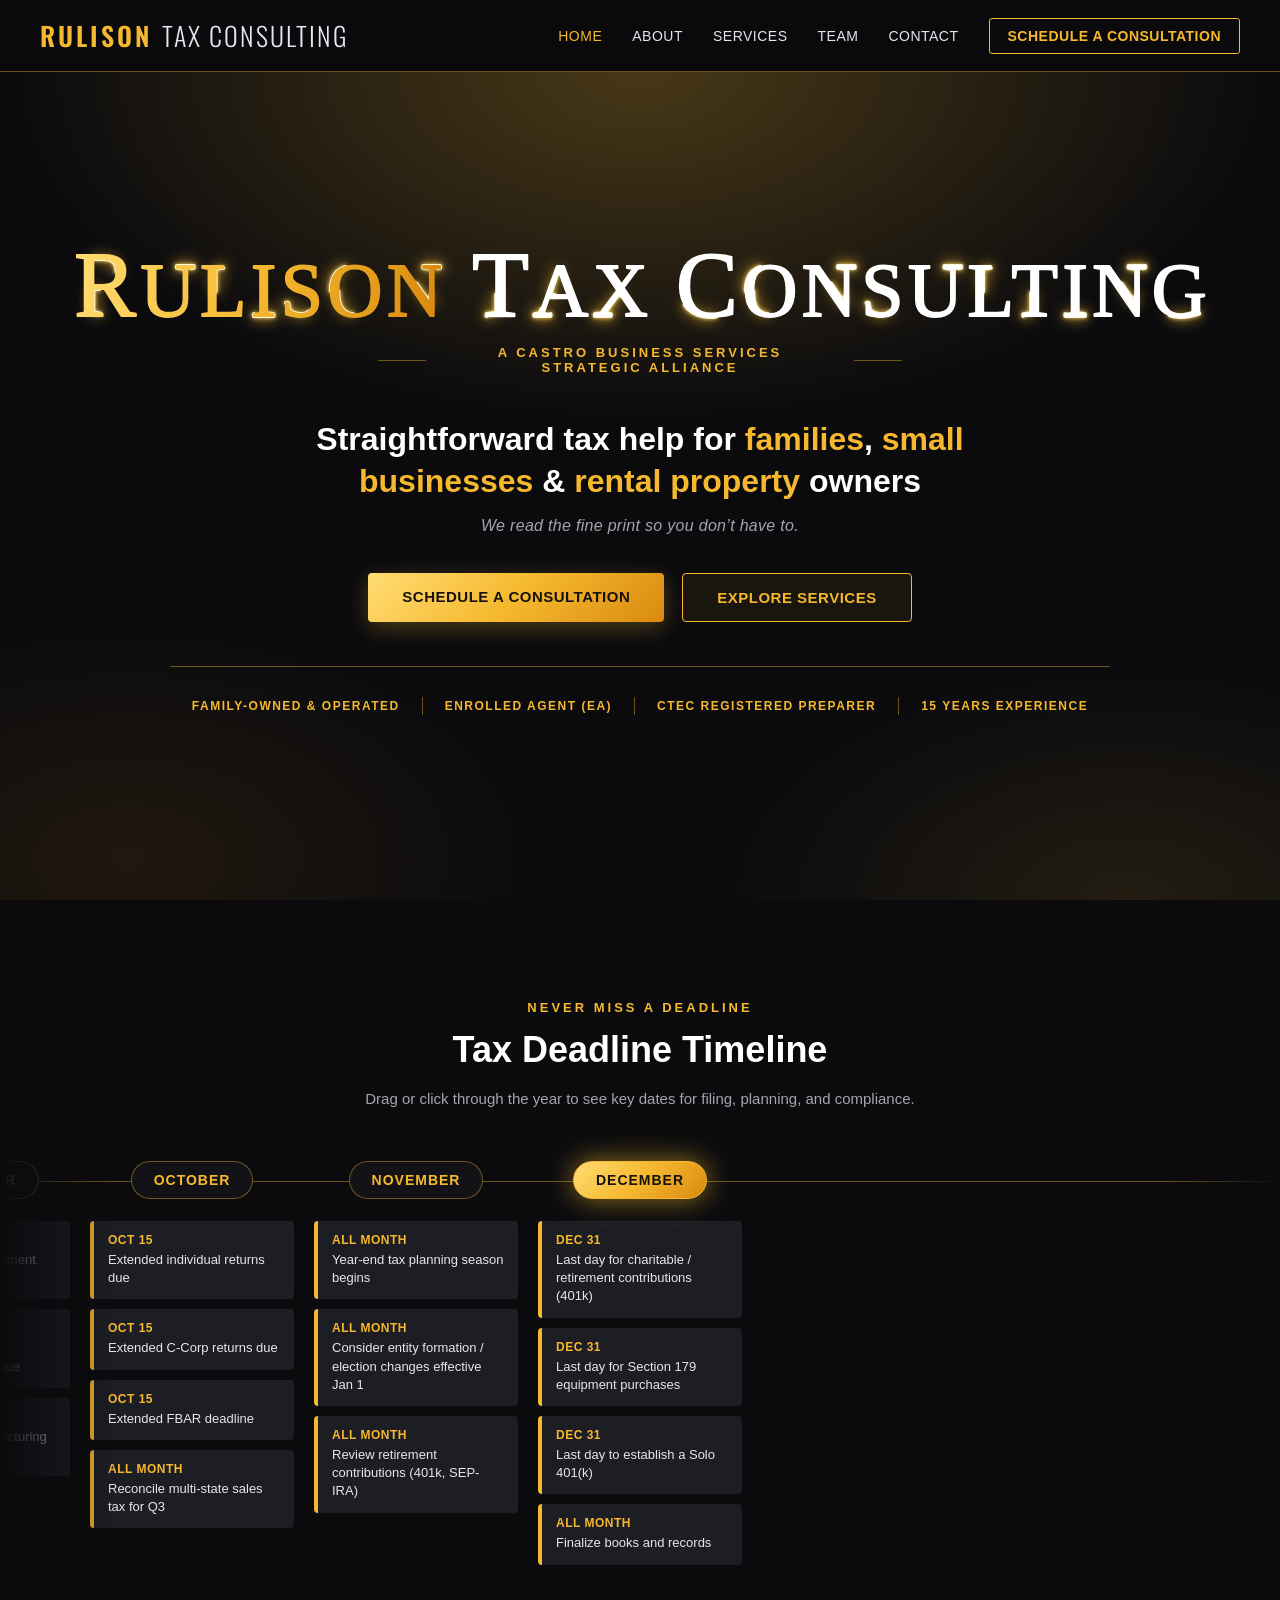
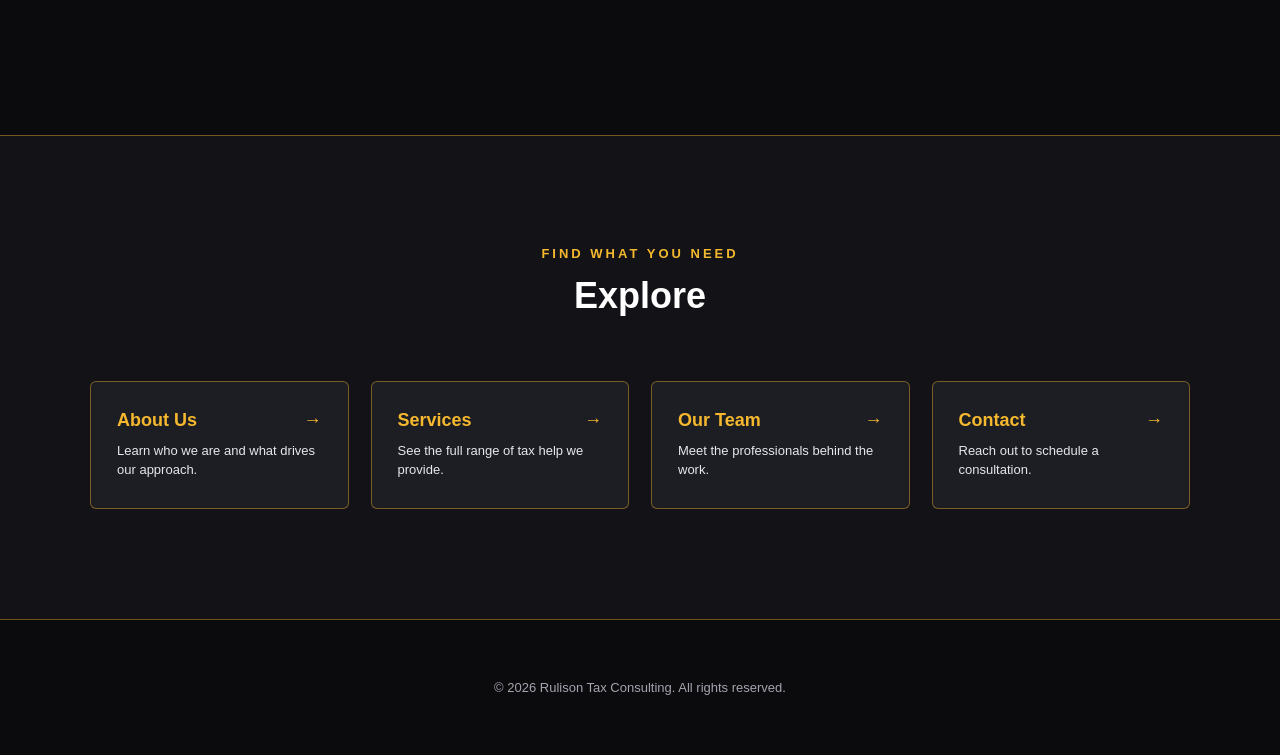
<file: index.html>
<!DOCTYPE html>
<html lang="en">
<head>
<meta charset="UTF-8">
<title>Rulison Tax Consulting</title>
<meta name="viewport" content="width=device-width, initial-scale=1">
<link rel="stylesheet" href="assets/styles.css">
</head>
<body>
<div id="app">Loading&hellip;</div>
<script src="assets/common.js"></script>
<script>
Promise.all([
fetchJSON('content/hero.json'),
fetchJSON('content/timeline.json')
]).then(function(results){
render(results[0], results[1]);
}).catch(function(err){
document.getElementById('app').textContent = 'Failed to load content: ' + err.message;
});

function render(h, t){
var badges = (h.badges||[]).map(function(b){return '<div class="cred-badge">'+esc(b)+'</div>';}).join('');
var hero = '<section class="hero" id="home">'
+'<div class="hero-brand" id="heroBrand">Rulison <span>Tax Consulting</span></div>'
+'<div class="hero-alliance">A Castro Business Services Strategic Alliance</div>'
+'<h1 class="hero-title">Straightforward tax help for <em>families</em>, <em>small businesses</em> &amp; <em>rental property</em> owners</h1>'
  +'<p class="hero-joke">We read the fine print so you don&rsquo;t have to.</p>'
+'<div class="cta-row"><a href="contact.html" class="btn-primary">Schedule a Consultation</a><a href="services.html" class="btn-secondary">Explore Services</a></div>'
+'<div class="badge-row">'+badges+'</div>'
+'</section>';

var timelineHero = '<div class="home-head"><div class="section-eyebrow">Never Miss a Deadline</div><h2 class="section-title">Tax Deadline Timeline</h2><p class="section-sub">Drag or click through the year to see key dates for filing, planning, and compliance.</p></div>';
var timelineBody = '<section class="timeline-section" id="timeline"><div class="timeline-outer" id="tOuter"><div class="timeline-track" id="tTrack"></div></div></section>';

var quick = '<section class="section-wrap quick-section" id="quicklinks">'
+'<div class="section-head"><div class="section-eyebrow">Find What You Need</div><h2 class="section-title">Explore</h2></div>'
+'<div class="quick-links-grid">'
+linkCard('about.html','About Us','Learn who we are and what drives our approach.')
+linkCard('services.html','Services','See the full range of tax help we provide.')
+linkCard('team.html','Our Team','Meet the professionals behind the work.')
+linkCard('contact.html','Contact','Reach out to schedule a consultation.')
+'</div></section>';

document.getElementById('app').innerHTML = headerHtml('home') + hero + timelineHero + timelineBody + quick + footerHtml();
initHeaderInteractions();
initBrandTrace();
buildTimeline(t);
}

function initBrandTrace(){
var el = document.getElementById('heroBrand');
if(!el || !window.SVGElement || !document.createElement('canvas').getContext) return;
var NS = 'http://www.w3.org/2000/svg', FAMILY = "'Times New Roman', Tinos, Times, serif";
var LS = 6, PAD = 12, S = 100, BIG = 122, WEIGHT = 400;
var mq = window.matchMedia('(max-width:860px)');
var WORD1 = [['R', BIG], ['ULISON', S]];
var WORD2 = [['T', BIG], ['AX ', S], ['C', BIG], ['ONSULTING', S]];
function build(){
var c = document.createElement('canvas').getContext('2d');
function measure(parts){
var w = 0, asc = 0, desc = 0, chars = 0;
parts.forEach(function(p){
c.font = WEIGHT + ' ' + p[1] + 'px ' + FAMILY;
var m = c.measureText(p[0]);
w += m.width; chars += p[0].length;
asc = Math.max(asc, m.actualBoundingBoxAscent || p[1]*0.66);
desc = Math.max(desc, m.actualBoundingBoxDescent || 2);
});
return { w: w + LS*(chars - 1), asc: asc, desc: desc };
}
var m1 = measure(WORD1), m2 = measure(WORD2);
var asc = Math.max(m1.asc, m2.asc), desc = Math.max(m1.desc, m2.desc);
var two = mq.matches, gap = 40, lineGap = 22, W, H, x1, y1, x2, y2;
if(!two){ W = m1.w + gap + m2.w; H = asc + desc; x1 = 0; x2 = m1.w + gap; y1 = y2 = asc; }
else { W = Math.max(m1.w, m2.w); H = 2*(asc + desc) + lineGap; x1 = (W - m1.w)/2; x2 = (W - m2.w)/2; y1 = asc; y2 = 2*asc + desc + lineGap; }
var svg = document.createElementNS(NS, 'svg');
svg.setAttribute('class', 'brand-svg');
svg.setAttribute('role', 'img');
svg.setAttribute('aria-label', 'Rulison Tax Consulting');
svg.setAttribute('viewBox', (-PAD) + ' ' + (-PAD) + ' ' + (W + 2*PAD) + ' ' + (H + 2*PAD));
svg.style.width = ((W + 2*PAD)/100) + 'em';
svg.innerHTML = '<defs><linearGradient id="brandGrad" gradientUnits="userSpaceOnUse" x1="' + x1 + '" y1="' + (y1 - asc) + '" x2="' + (x1 + m1.w) + '" y2="' + y1 + '"><stop offset="0" stop-color="#ffdc73"/><stop offset="0.5" stop-color="#f5b82e"/><stop offset="1" stop-color="#d98a10"/></linearGradient></defs>';
function word(cls, parts, x, y, paint){
var n = document.createElementNS(NS, 'text');
n.setAttribute('class', cls); n.setAttribute('x', x); n.setAttribute('y', y);
if(paint){ n.setAttribute('fill', paint); n.setAttribute('stroke', paint); }
parts.forEach(function(p){
var t = document.createElementNS(NS, 'tspan');
t.setAttribute('font-size', p[1]);
t.textContent = p[0];
n.appendChild(t);
});
svg.appendChild(n);
}
word('brand-word brand-trace', WORD1, x1, y1);
word('brand-word brand-trace', WORD2, x2, y2);
word('brand-word brand-fill', WORD1, x1, y1, 'url(#brandGrad)');
word('brand-word brand-fill', WORD2, x2, y2, '#ffffff');
el.textContent = '';
el.classList.add('has-svg');
el.appendChild(svg);
}
var ready = (document.fonts && document.fonts.load) ? Promise.all([document.fonts.load(WEIGHT + ' 100px Tinos'), document.fonts.ready]).catch(function(){}) : Promise.resolve();
ready.then(function(){
try { build(); } catch(e){}
var onChange = function(){ try { build(); } catch(e){} };
if(mq.addEventListener) mq.addEventListener('change', onChange); else if(mq.addListener) mq.addListener(onChange);
});
}

function linkCard(href, title, desc){
return '<a class="quick-link-card" href="'+href+'"><h3>'+title+'</h3><p>'+desc+'</p></a>';
}

function buildTimeline(t){
var track = document.getElementById('tTrack');
if(!track || !t || !t.months) return;
var monthIndex = new Date().getMonth();
var monthsHtml = '';
t.months.forEach(function(m, idx){
var isCurrent = idx === monthIndex;
var events = (m.events||[]).map(function(ev){
return '<div class="event-card"><div class="event-date">'+esc(ev.date)+'</div><div class="event-desc">'+esc(ev.desc)+'</div></div>';
}).join('');
monthsHtml += '<div class="month-col" data-index="'+idx+'"><div class="month-badge'+(isCurrent?' current':'')+'">'+esc(m.month)+'</div>'+events+'</div>';
});
track.innerHTML = monthsHtml;
var outer = document.getElementById('tOuter');
var cols = track.querySelectorAll('.month-col');
function scrollToIndex(i){
var col = cols[i];
if(col){ outer.scrollTo({left: col.offsetLeft - (outer.clientWidth/2) + (col.offsetWidth/2), behavior:'smooth'}); }
}
cols.forEach(function(col, i){
col.addEventListener('click', function(){ scrollToIndex(i); });
});
setTimeout(function(){ scrollToIndex(monthIndex); }, 50);
var isDown = false, startX, scrollLeft;
outer.addEventListener('mousedown', function(e){
isDown = true;
outer.classList.add('dragging');
startX = e.pageX - outer.offsetLeft;
scrollLeft = outer.scrollLeft;
});
outer.addEventListener('mouseleave', function(){ isDown = false; outer.classList.remove('dragging'); });
outer.addEventListener('mouseup', function(){ isDown = false; outer.classList.remove('dragging'); });
outer.addEventListener('mousemove', function(e){
if(!isDown) return;
e.preventDefault();
var x = e.pageX - outer.offsetLeft;
var walk = (x - startX) * 1.5;
outer.scrollLeft = scrollLeft - walk;
});
}
</script>
</body>
</html>
</file>
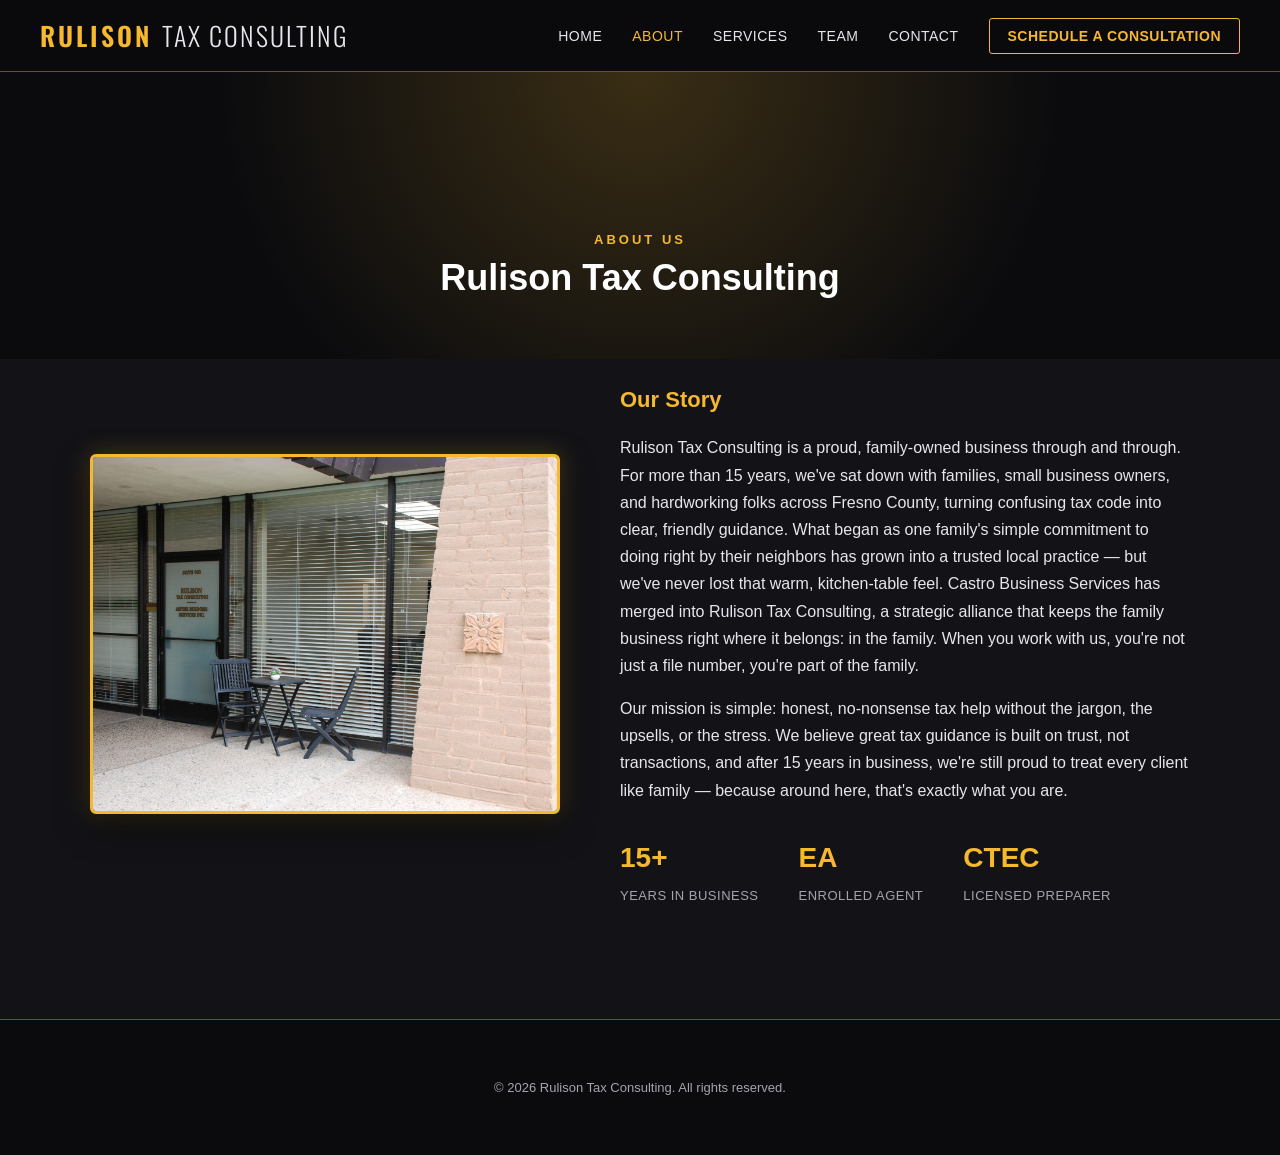
<file: about.html>
<!DOCTYPE html>
<html lang="en">
<head>
<meta charset="UTF-8">
<title>About Us - Rulison Tax Consulting</title>
<meta name="viewport" content="width=device-width, initial-scale=1">
<link rel="stylesheet" href="assets/styles.css">
</head>
<body>
<div id="app">Loading&hellip;</div>
<script src="assets/common.js"></script>
<script>
fetchJSON('content/about.json').then(function(a){
render(a);
}).catch(function(err){
document.getElementById('app').textContent = 'Failed to load content: ' + err.message;
});

function render(a){
var stats = (a.stats||[]).map(function(s){return '<div class="about-stat"><b>'+esc(s.value)+'</b><span>'+esc(s.label)+'</span></div>';}).join('');
var pageHero = '<div class="page-hero"><div class="section-eyebrow">About Us</div><h1 class="section-title">Rulison Tax Consulting</h1></div>';
var body = '<section class="about-section section-wrap" id="about" style="padding-top:0;">'
+'<div class="about-grid"><div class="about-photo" style="padding:0;overflow:hidden;"><img src="assets/images/office-exterior.jpg" alt="Rulison Tax Consulting office entrance" style="width:100%;height:100%;object-fit:cover;"></div>'
+'<div class="about-text"><h3>Our Story</h3><p>'+esc(a.story)+'</p><p>'+esc(a.mission)+'</p>'
+'<div class="about-stats">'+stats+'</div></div></div>'
+'</section>';
document.getElementById('app').innerHTML = headerHtml('about') + pageHero + body + footerHtml();
initHeaderInteractions();
}
</script>
</body>
</html>
</file>
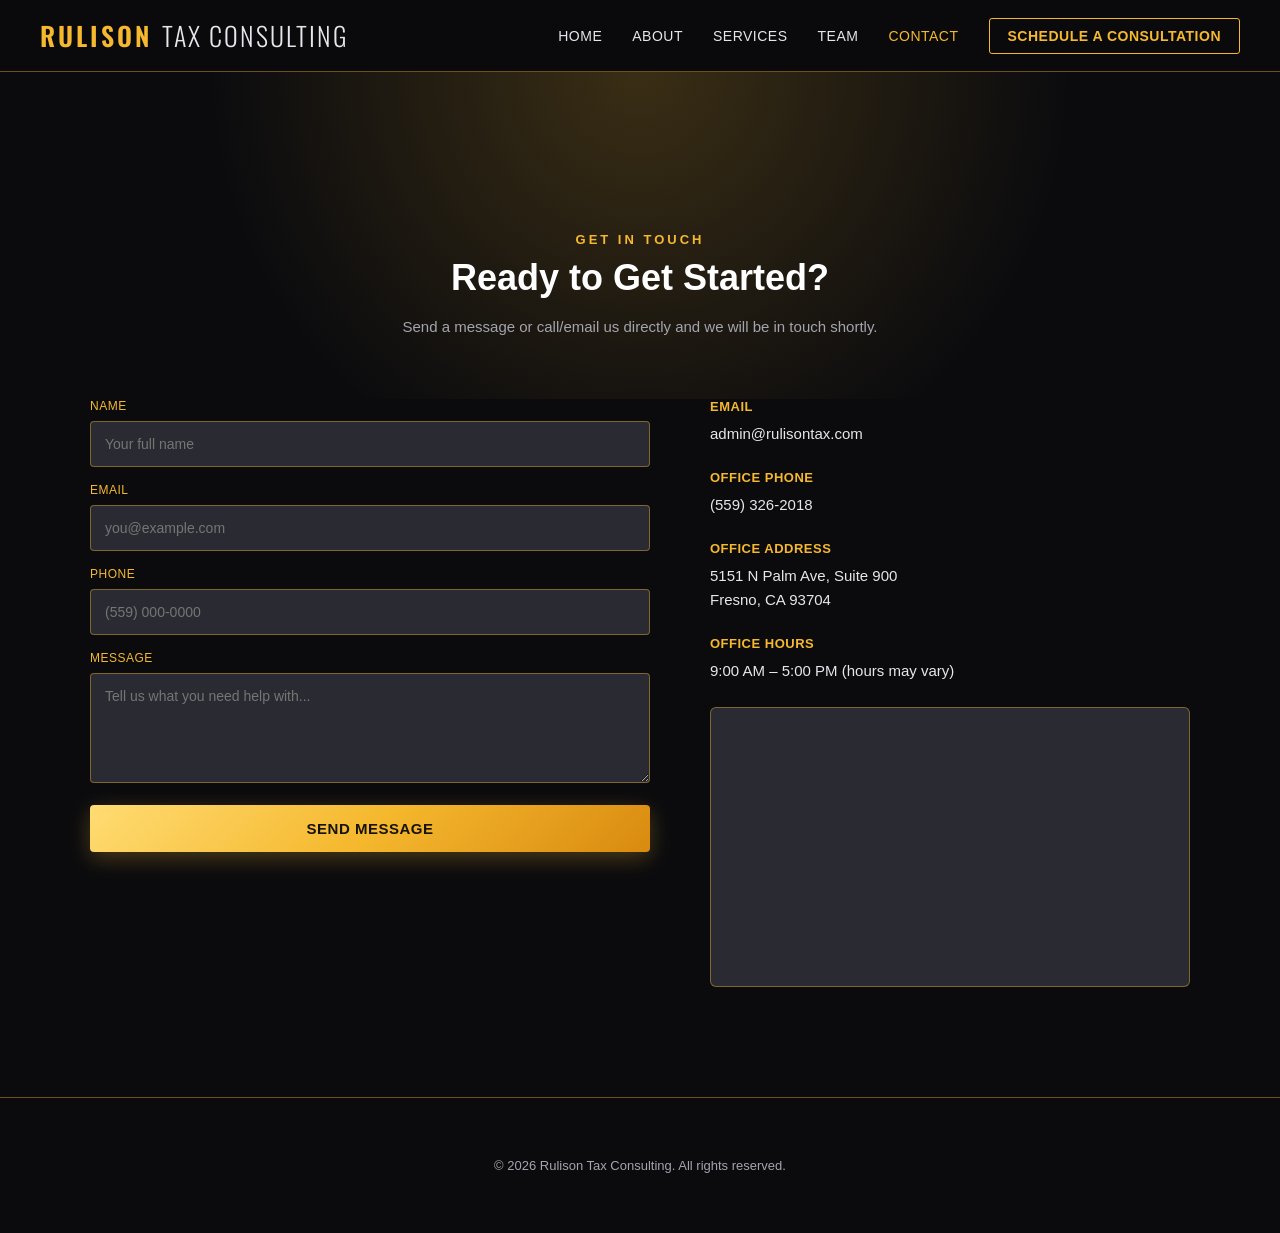
<file: contact.html>
<!DOCTYPE html>
<html lang="en">
<head>
<meta charset="UTF-8">
<title>Contact - Rulison Tax Consulting</title>
<meta name="viewport" content="width=device-width, initial-scale=1">
<link rel="stylesheet" href="assets/styles.css">
</head>
<body>
<div id="app">Loading&hellip;</div>
<script src="assets/common.js"></script>
<script>
fetchJSON('content/contact.json').then(function(c){
render(c);
}).catch(function(err){
document.getElementById('app').textContent = 'Failed to load content: ' + err.message;
});

function render(c){
var pageHero = '<div class="page-hero"><div class="section-eyebrow">Get In Touch</div><h1 class="section-title">Ready to Get Started?</h1><p class="section-sub">Send a message or call/email us directly and we will be in touch shortly.</p></div>';
var body = '<section class="contact-section section-wrap" id="contact" style="padding-top:0;">'
+'<div class="contact-grid">'
+'<form class="contact-form" id="mainContactForm" action="https://formspree.io/f/mljeopqw" method="POST">'
+'<label>Name</label><input type="text" name="name" placeholder="Your full name" required>'
+'<label>Email</label><input type="email" name="email" placeholder="you@example.com" required>'
+'<label>Phone</label><input type="tel" name="phone" placeholder="(559) 000-0000">'
+'<label>Message</label><textarea rows="5" name="message" placeholder="Tell us what you need help with..."></textarea>'
+'<input type="hidden" name="_subject" value="New website inquiry - Rulison Tax Consulting">'
+'<button type="submit" class="btn-primary">Send Message</button>'
+'<div class="form-note" id="formStatusNote"></div>'
+'</form>'
+'<div class="contact-info">'
+'<div class="info-block"><h4>Email</h4><p><a href="mailto:'+esc(c.email)+'">'+esc(c.email)+'</a></p></div>'
+'<div class="info-block"><h4>Office Phone</h4><p><a href="tel:'+esc(c.phoneRaw)+'">'+esc(c.phone)+'</a></p></div>'
+'<div class="info-block"><h4>Office Address</h4><p>'+esc(c.address).replace(/\n/g,'<br>')+'</p></div>'
+'<div class="info-block"><h4>Office Hours</h4><p>'+esc(c.hours)+'</p></div>'
+'<div class="map-box" style="height:280px;overflow:hidden;"><iframe title="Map to Rulison Tax Consulting" src="https://www.google.com/maps?q='+encodeURIComponent(String(c.address||'').replace(/\n/g,', '))+'&amp;output=embed" style="width:100%;height:100%;border:0;display:block;" loading="lazy" referrerpolicy="no-referrer-when-downgrade" allowfullscreen></iframe></div>'
+'</div></div></section>';
document.getElementById('app').innerHTML = headerHtml('contact') + pageHero + body + footerHtml();
initHeaderInteractions();
initForm();
}

function initForm(){
var f = document.getElementById('mainContactForm');
var note = document.getElementById('formStatusNote');
if(f){
f.addEventListener('submit', function(e){
e.preventDefault();
note.textContent = 'Sending...';
fetch(f.action, {method:'POST', body:new FormData(f), headers:{'Accept':'application/json'}})
.then(function(res){
if(res.ok){ note.textContent = 'Thanks! Your message has been sent.'; f.reset(); }
else { note.textContent = 'Something went wrong. Please try again or call us directly.'; }
})
.catch(function(){ note.textContent = 'Something went wrong. Please try again or call us directly.'; });
});
}
}
</script>
</body>
</html>
</file>
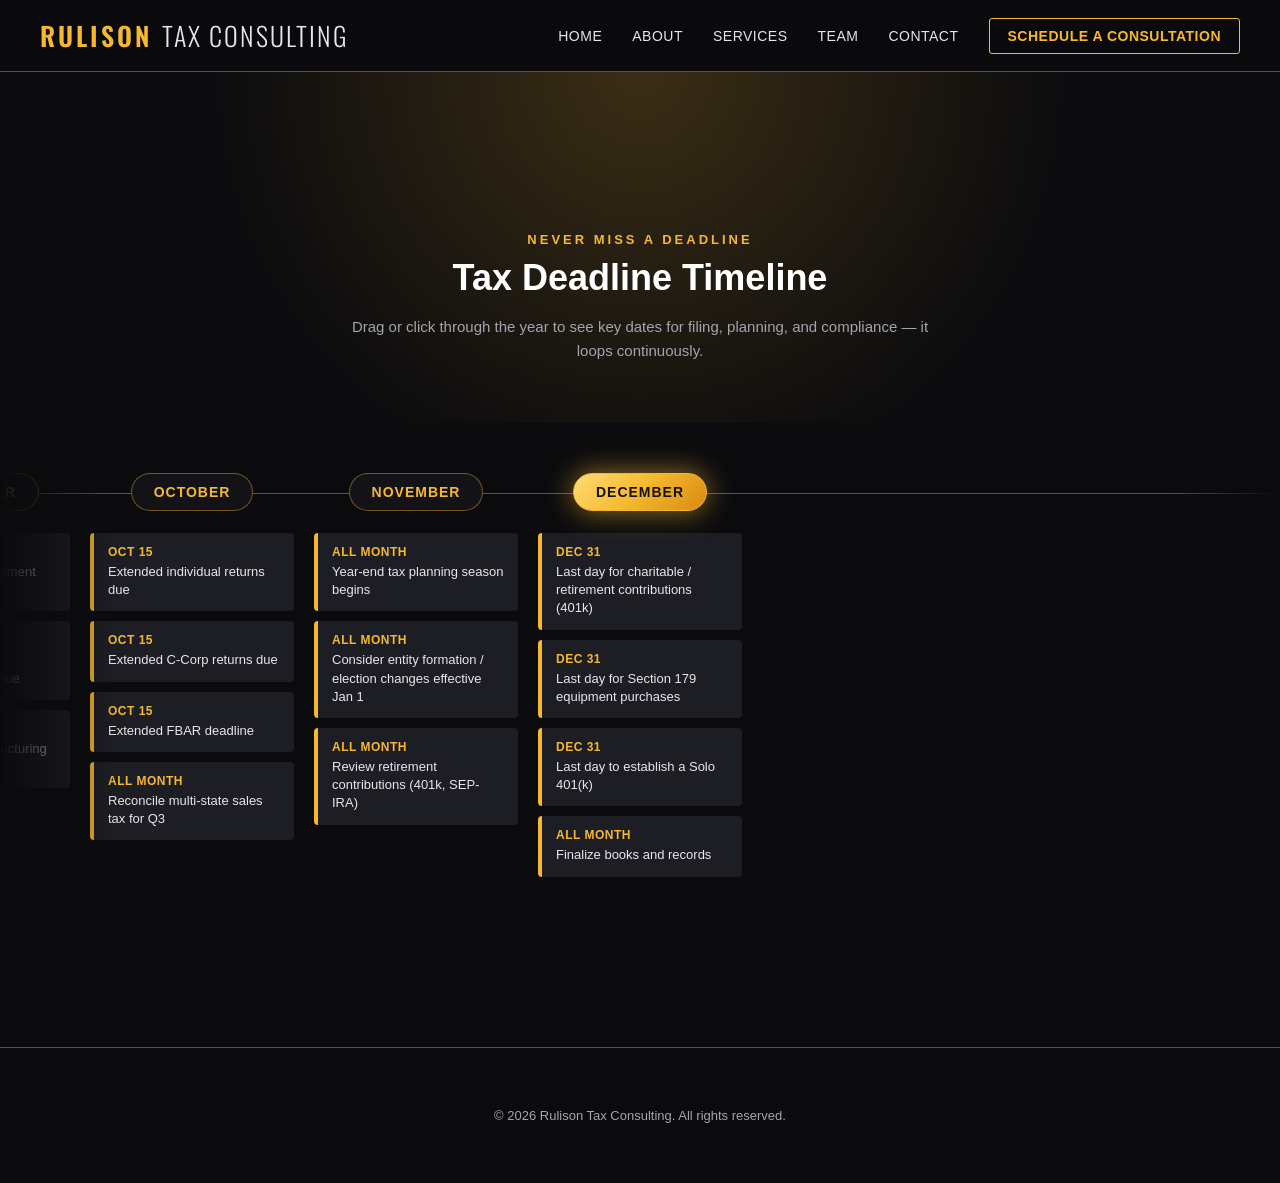
<file: deadlines.html>
<!DOCTYPE html>
<html lang="en">
<head>
<meta charset="UTF-8">
<title>Tax Deadlines - Rulison Tax Consulting</title>
<meta name="viewport" content="width=device-width, initial-scale=1">
<link rel="stylesheet" href="assets/styles.css">
</head>
<body>
<div id="app">Loading&hellip;</div>
<script src="assets/common.js"></script>
<script>
fetchJSON('content/timeline.json').then(function(t){
render(t);
}).catch(function(err){
document.getElementById('app').textContent = 'Failed to load content: ' + err.message;
});

function render(t){
var pageHero = '<div class="page-hero"><div class="section-eyebrow">Never Miss a Deadline</div><h1 class="section-title">Tax Deadline Timeline</h1><p class="section-sub">Drag or click through the year to see key dates for filing, planning, and compliance &mdash; it loops continuously.</p></div>';
var body = '<section class="timeline-section" id="timeline"><div class="timeline-outer" id="tOuter"><div class="timeline-track" id="tTrack"></div></div></section>';
document.getElementById('app').innerHTML = headerHtml('timeline') + pageHero + body + footerHtml();
initHeaderInteractions();
buildTimeline(t);
}

function buildTimeline(t){
var track = document.getElementById('tTrack');
if(!track || !t || !t.months) return;
var monthIndex = new Date().getMonth();
var monthsHtml = '';
t.months.forEach(function(m, idx){
var isCurrent = idx === monthIndex;
var events = (m.events||[]).map(function(ev){
return '<div class="event-card"><div class="event-date">'+esc(ev.date)+'</div><div class="event-desc">'+esc(ev.desc)+'</div></div>';
}).join('');
monthsHtml += '<div class="month-col" data-index="'+idx+'"><div class="month-badge'+(isCurrent?' current':'')+'">'+esc(m.month)+'</div>'+events+'</div>';
});
track.innerHTML = monthsHtml;
var outer = document.getElementById('tOuter');
var cols = track.querySelectorAll('.month-col');
function scrollToIndex(i){
var col = cols[i];
if(col){ outer.scrollTo({left: col.offsetLeft - (outer.clientWidth/2) + (col.offsetWidth/2), behavior:'smooth'}); }
}
cols.forEach(function(col, i){
col.addEventListener('click', function(){ scrollToIndex(i); });
});
setTimeout(function(){ scrollToIndex(monthIndex); }, 50);
var isDown = false, startX, scrollLeft;
outer.addEventListener('mousedown', function(e){
isDown = true;
outer.classList.add('dragging');
startX = e.pageX - outer.offsetLeft;
scrollLeft = outer.scrollLeft;
});
outer.addEventListener('mouseleave', function(){ isDown = false; outer.classList.remove('dragging'); });
outer.addEventListener('mouseup', function(){ isDown = false; outer.classList.remove('dragging'); });
outer.addEventListener('mousemove', function(e){
if(!isDown) return;
e.preventDefault();
var x = e.pageX - outer.offsetLeft;
var walk = (x - startX) * 1.5;
outer.scrollLeft = scrollLeft - walk;
});
}
</script>
</body>
</html>
</file>
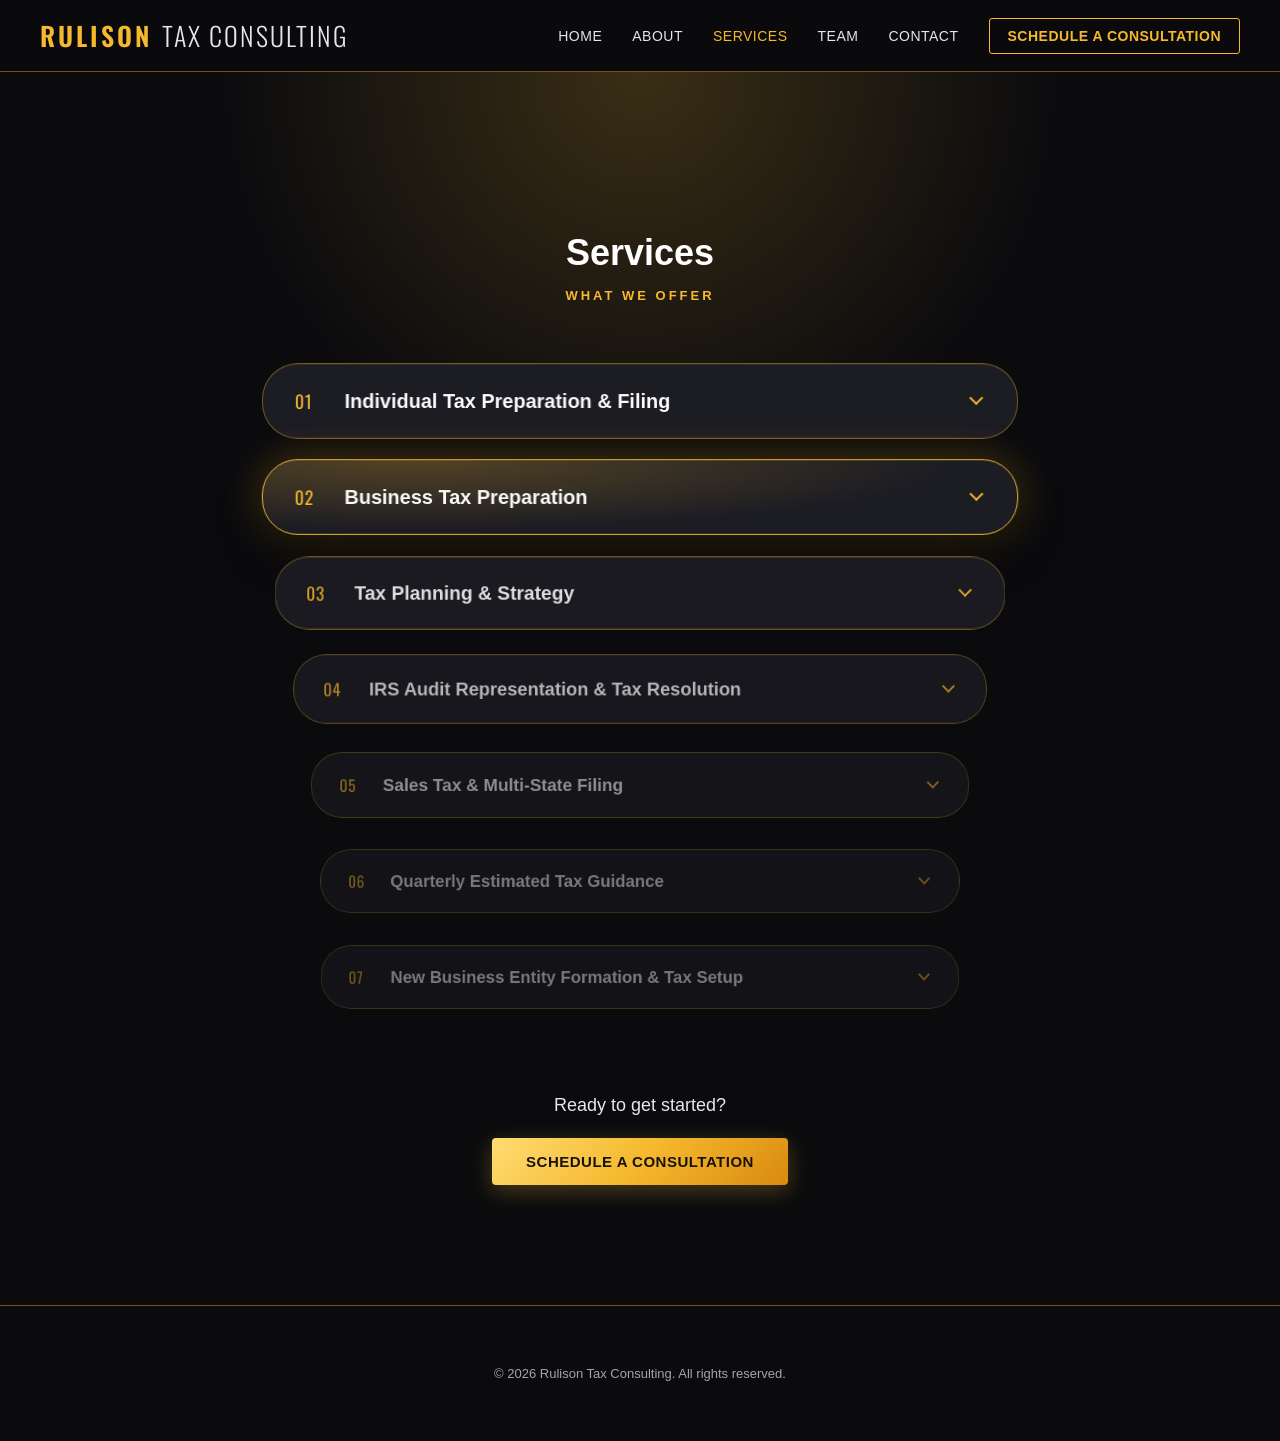
<file: services.html>
<!DOCTYPE html>
<html lang="en">
<head>
<meta charset="UTF-8">
<title>Services - Rulison Tax Consulting</title>
<meta name="viewport" content="width=device-width, initial-scale=1">
<link rel="stylesheet" href="assets/styles.css">
</head>
<body>
<div id="app">Loading&hellip;</div>
<script src="assets/common.js"></script>
<script>
fetchJSON('content/services.json').then(function(s){
render(s);
}).catch(function(err){
document.getElementById('app').textContent = 'Failed to load content: ' + err.message;
});

function render(s){
var pageHero = '<div class="page-hero"><h1 class="section-title">Services</h1><div class="section-eyebrow" style="margin:14px 0 0;">What We Offer</div></div>';
var items = (s.items||[]).map(function(it, idx){
var num = (idx+1 < 10 ? '0' : '') + (idx+1);
var id = 'svc-panel-'+idx;
return '<div class="svc-item"><button type="button" class="svc-head" aria-expanded="false" aria-controls="'+id+'"><span class="svc-num">'+num+'</span><span class="svc-title">'+esc(it.title)+'</span><span class="svc-chev" aria-hidden="true"></span></button><div class="svc-panel" id="'+id+'"><div class="svc-panel-inner"><p>'+esc(it.description)+'</p></div></div></div>';
}).join('');
var body = '<section class="svc-section"><div class="svc-list">'+items+'</div><div class="svc-cta"><p>Ready to get started?</p><a href="contact.html" class="btn-primary">Schedule a Consultation</a></div></section>';
document.getElementById('app').innerHTML = headerHtml('services') + pageHero + body + footerHtml();
initHeaderInteractions();
initServices();
}

function initServices(){
var items = [].slice.call(document.querySelectorAll('.svc-item'));
var reduce = window.matchMedia && window.matchMedia('(prefers-reduced-motion: reduce)').matches;
var ticking = false;
function update(){
ticking = false;
var mid = window.innerHeight/2, range = window.innerHeight*0.5, best = null, bestD = Infinity;
items.forEach(function(el){
var r = el.querySelector('.svc-head').getBoundingClientRect();
var d = Math.abs((r.top + r.height/2) - mid);
var p = Math.max(0, 1 - d/range);
p = p*p*(3 - 2*p);
if(!reduce) el.style.setProperty('--p', p.toFixed(3));
if(d < bestD){ bestD = d; best = el; }
});
items.forEach(function(el){ el.classList.toggle('is-focus', el === best); });
}
function queue(){ if(!ticking){ ticking = true; requestAnimationFrame(update); } }
window.addEventListener('scroll', queue, {passive:true});
window.addEventListener('resize', queue);
items.forEach(function(el){
var head = el.querySelector('.svc-head');
head.addEventListener('click', function(){
var open = !el.classList.contains('open');
items.forEach(function(o){ o.classList.remove('open'); o.querySelector('.svc-head').setAttribute('aria-expanded','false'); });
if(open){ el.classList.add('open'); head.setAttribute('aria-expanded','true'); }
queue();
});
el.querySelector('.svc-panel').addEventListener('transitionend', queue);
});
update();
}
</script>
</body>
</html>
</file>
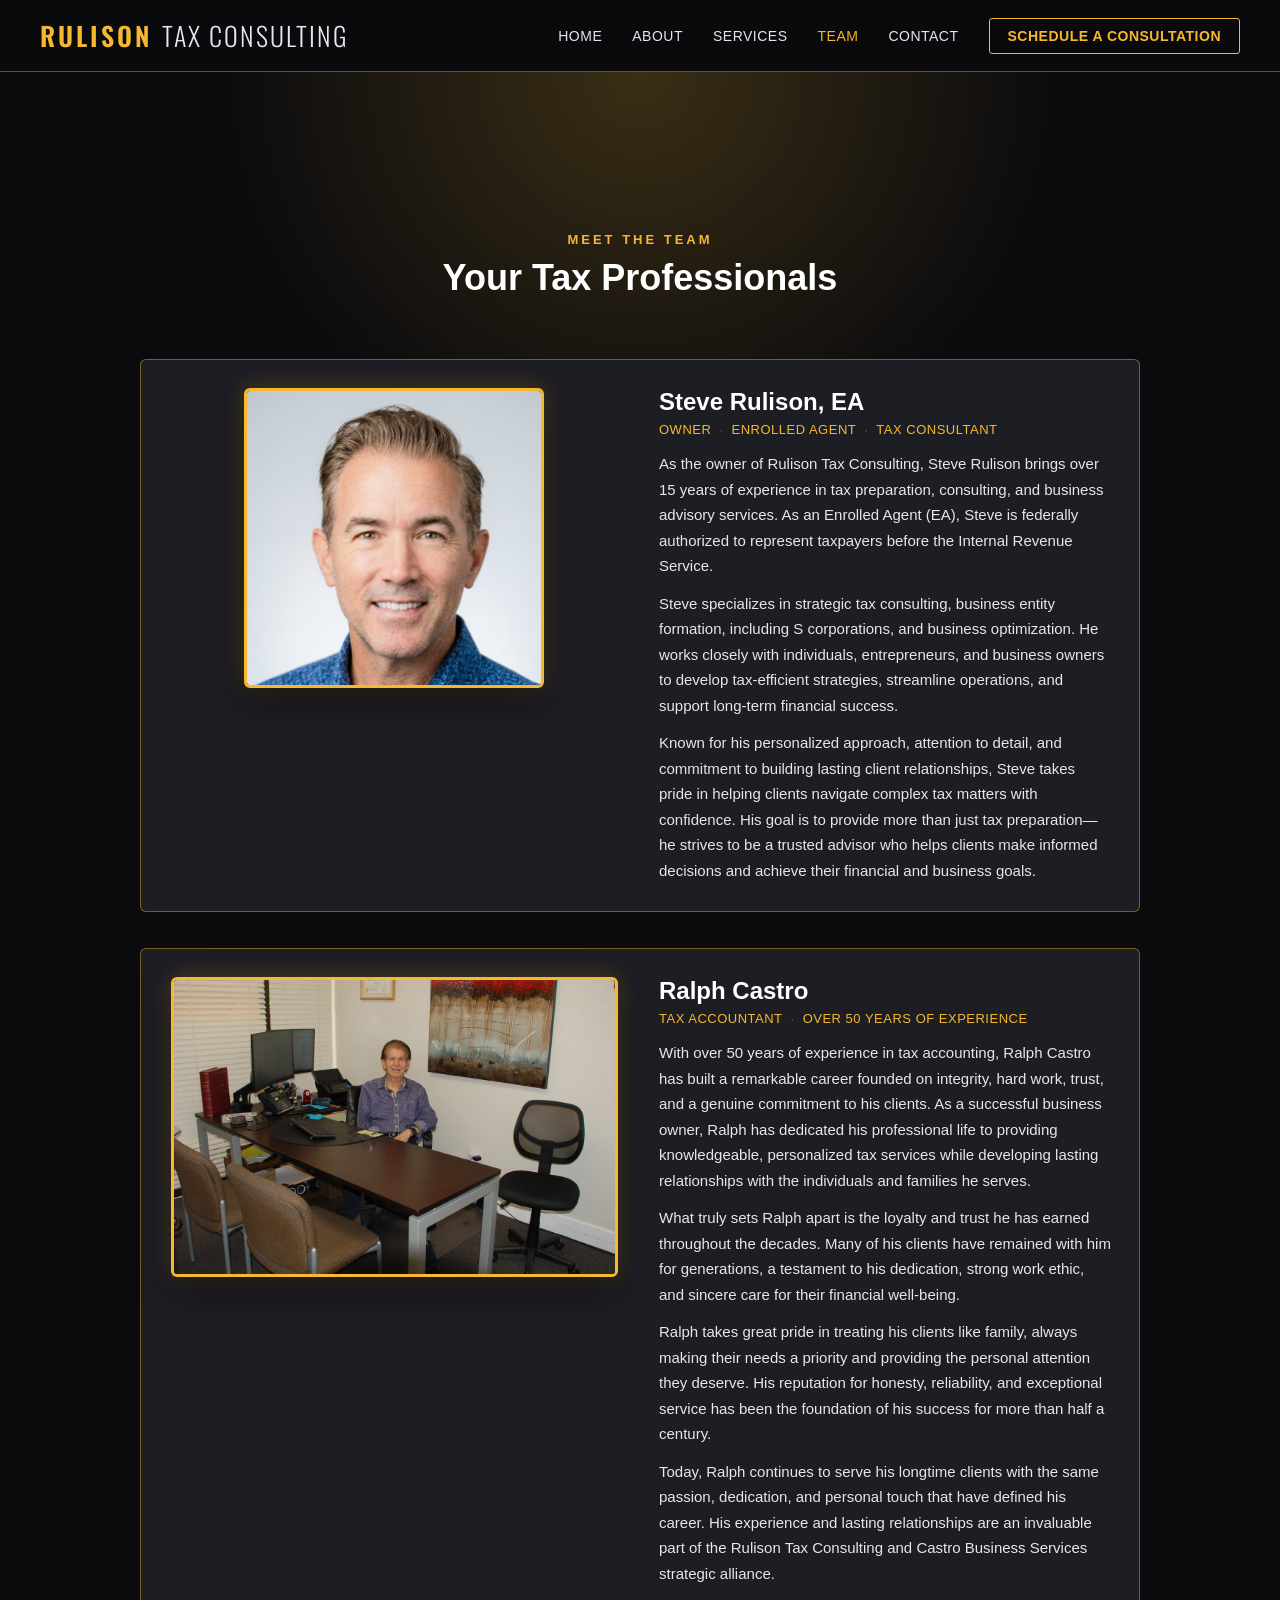
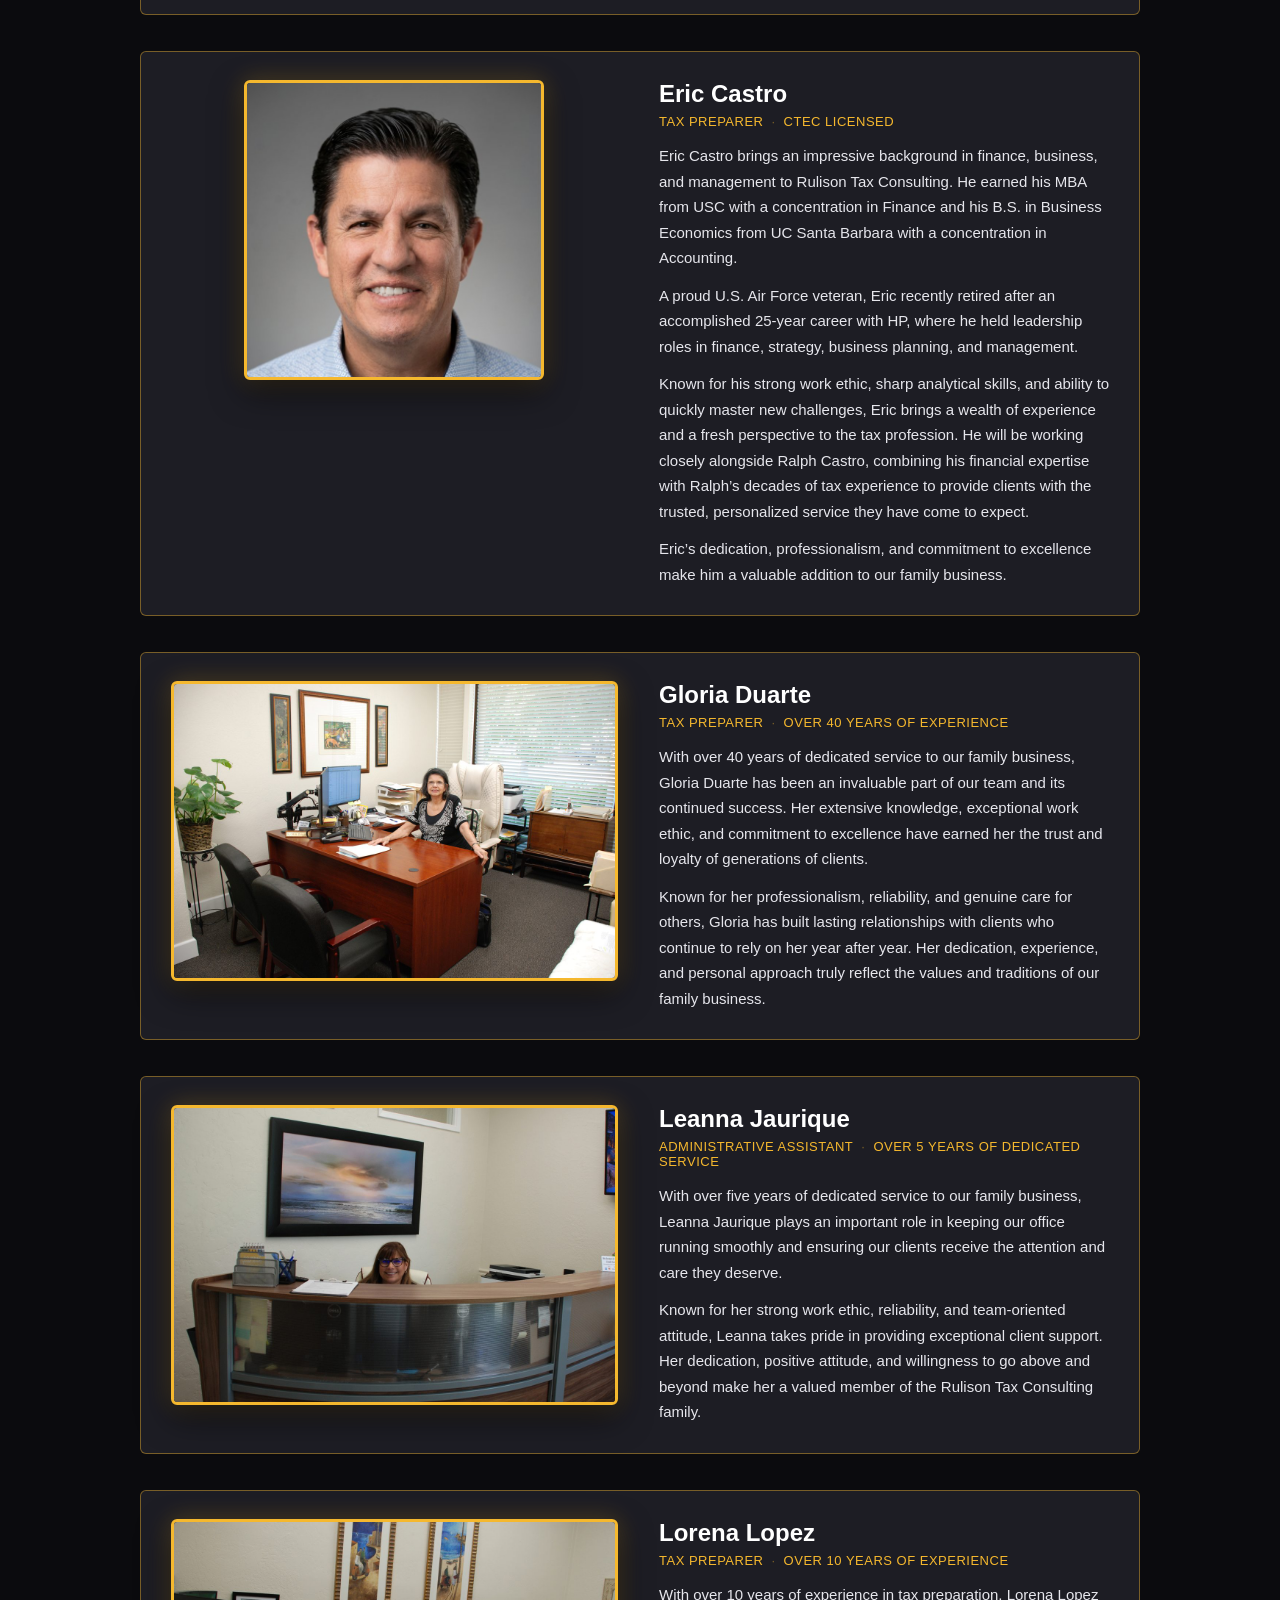
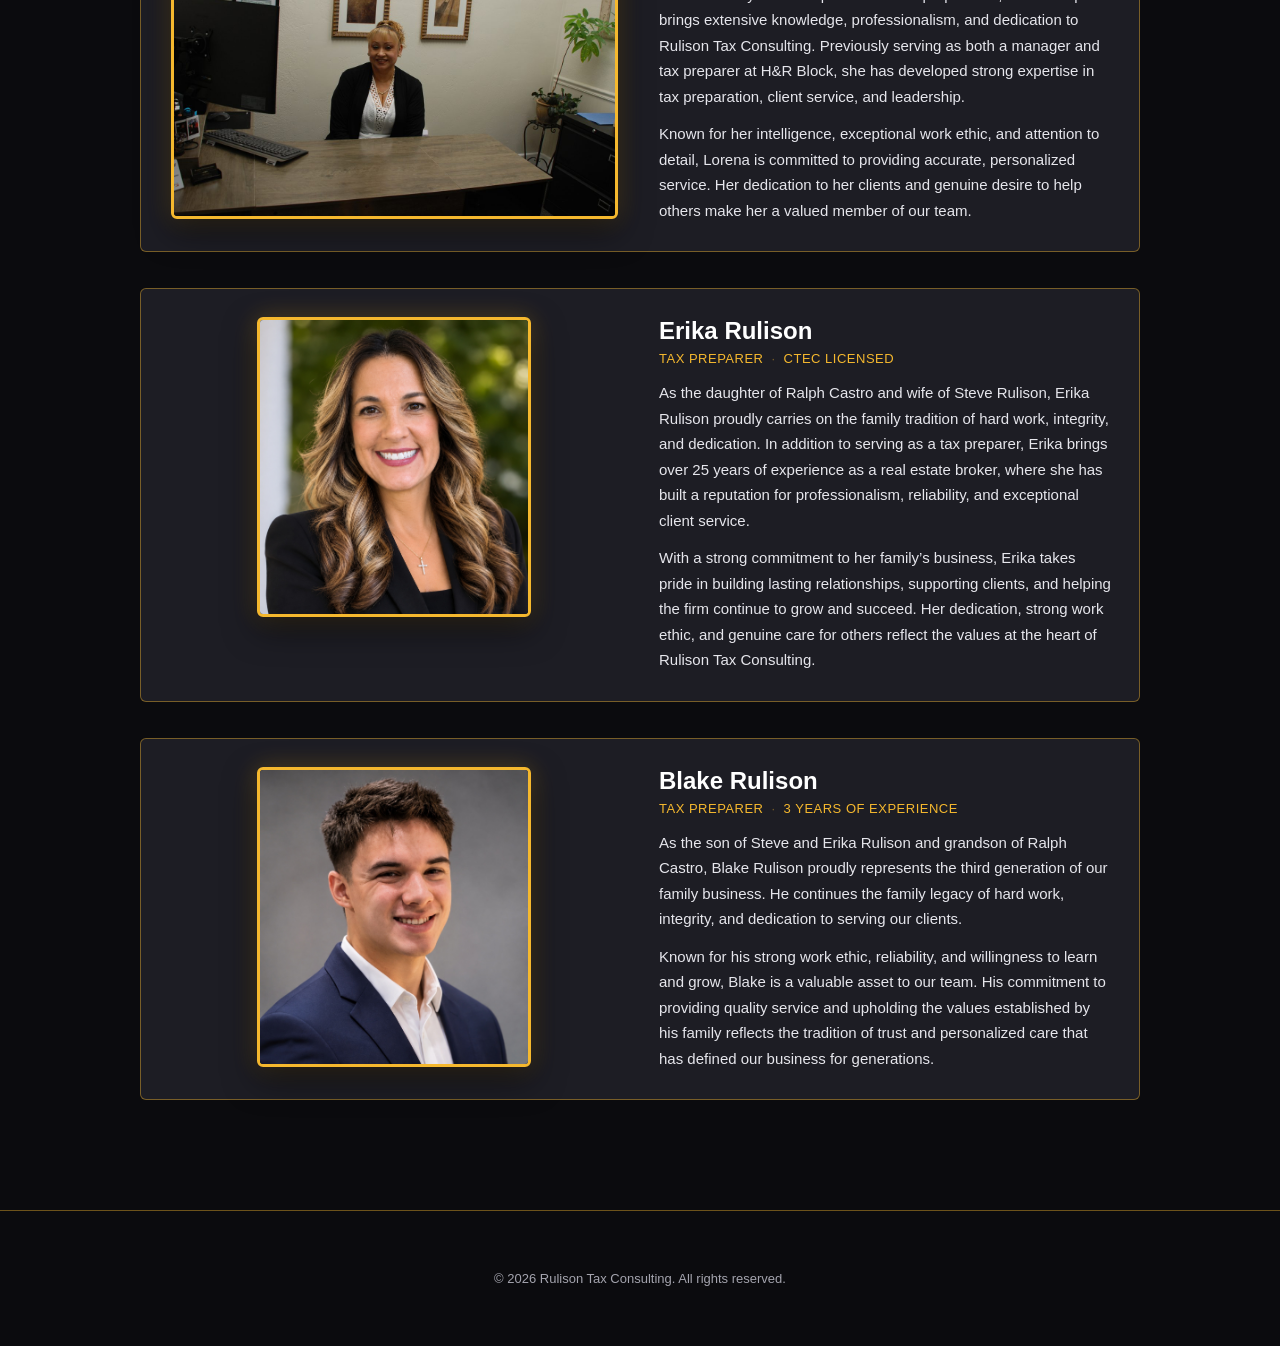
<file: team.html>
<!DOCTYPE html>
<html lang="en">
<head>
<meta charset="UTF-8">
<title>Our Team - Rulison Tax Consulting</title>
<meta name="viewport" content="width=device-width, initial-scale=1">
<link rel="stylesheet" href="assets/styles.css">
</head>
<body>
<div id="app">Loading&hellip;</div>
<script src="assets/common.js"></script>
<script>
fetchJSON('content/team.json').then(function(t){
render(t);
}).catch(function(err){
document.getElementById('app').textContent = 'Failed to load content: ' + err.message;
});

function attr(s){return esc(s).replace(/"/g,'&quot;');}

function contactLine(label, value, scheme){
var v = String(value==null?'':value).trim();
if(!v) return '';
var isPlaceholder = v.charAt(0)==='(';
var href = scheme==='tel:' ? 'tel:'+v.replace(/[^0-9+]/g,'') : scheme+v;
var shown = isPlaceholder ? esc(v) : '<a href="'+attr(href)+'">'+esc(v)+'</a>';
return '<div><span class="team-contact-label">'+label+'</span>'+shown+'</div>';
}

function render(t){
var pageHero = '<div class="page-hero"><div class="section-eyebrow">Meet the Team</div><h1 class="section-title">Your Tax Professionals</h1></div>';
var rows = (t.members||[]).map(function(m){
var photo = m.photo ? '<img src="'+attr(m.photo)+'" alt="'+attr(m.name)+'">' : '<div class="team-photo-empty">(photo coming soon)</div>';
var contact = contactLine('Email', m.email, 'mailto:') + contactLine('Phone', m.phone, 'tel:');
var title = String(m.title||'').split('|').map(function(x){return x.trim();}).filter(Boolean).map(esc).join('<span class="team-title-sep">&middot;</span>');
var bio = String(m.bio||'').split(/\n\s*\n/).map(function(x){return x.trim();}).filter(Boolean).map(function(x){return '<p>'+esc(x)+'</p>';}).join('');
var cred = String(m.credential||'').trim();
return '<article class="team-row"><div class="team-row-photo">'+photo+'</div><div class="team-row-info"><div class="team-name">'+esc(m.name)+'</div>'+(title?'<div class="team-title">'+title+'</div>':'')+(bio?'<div class="team-bio">'+bio+'</div>':'')+(cred?'<div class="team-cred">'+esc(cred)+'</div>':'')+(contact?'<div class="team-contact">'+contact+'</div>':'')+'</div></article>';
}).join('');
var body = '<section class="team-section section-wrap" style="padding-top:0;"><div class="team-list">'+rows+'</div></section>';
document.getElementById('app').innerHTML = headerHtml('team') + pageHero + body + footerHtml();
initHeaderInteractions();
}
</script>
</body>
</html>
</file>
<file: assets/styles.css>
@import url('https://fonts.googleapis.com/css2?family=Oswald:wght@400;500;600;700&family=Tinos:wght@400;700&display=swap');
:root{--black:#0b0b0e;--charcoal:#2a2a32;--charcoal-2:#131317;--card:#1d1d24;--grey:#a4a4ae;--grey-light:#e6e6ec;--gold:#f5b82e;--gold-bright:#ffdc73;--gold-deep:#d98a10;--gold-soft:rgba(245,184,46,0.42);--gold-grad:linear-gradient(135deg,#ffdc73 0%,#f5b82e 50%,#d98a10 100%);}
*{box-sizing:border-box;}
html{scroll-behavior:smooth;}
body{margin:0;background:var(--black);font-family:'Segoe UI', Arial, sans-serif;color:var(--grey-light);}
header.site-header{position:sticky;top:0;z-index:500;background:rgba(11,11,14,0.9);backdrop-filter:blur(6px);border-bottom:1px solid var(--gold-soft);display:flex;align-items:center;justify-content:space-between;padding:16px 40px;}
.logo{font-family:'Oswald','Segoe UI',Arial,sans-serif;font-size:26px;font-weight:600;letter-spacing:3px;color:var(--gold);text-transform:uppercase;white-space:nowrap;}
.logo span{color:var(--grey-light);font-weight:300;letter-spacing:2px;}
nav.main-nav{display:flex;align-items:center;gap:30px;}
nav.main-nav a{color:var(--grey-light);text-decoration:none;font-size:14px;letter-spacing:0.5px;text-transform:uppercase;transition:color 0.2s ease;}
nav.main-nav a:hover{color:var(--gold);}
nav.main-nav a.active{color:var(--gold);}
.nav-cta{border:1px solid var(--gold);color:var(--gold) !important;padding:9px 18px;border-radius:3px;font-weight:600;}
.nav-cta:hover{background:var(--gold-grad);color:#17130a !important;}
.menu-toggle{display:none;flex-direction:column;gap:5px;cursor:pointer;background:none;border:none;}
.menu-toggle span{width:24px;height:2px;background:var(--gold);display:block;}
@media(max-width:860px){
  nav.main-nav{position:fixed;top:64px;left:0;right:0;background:var(--charcoal);flex-direction:column;padding:20px;gap:18px;border-bottom:1px solid var(--gold-soft);display:none;}
  nav.main-nav.open{display:flex;}
  .menu-toggle{display:flex;}
  .nav-cta{align-self:flex-start;}
}
section.hero{min-height:92vh;display:flex;flex-direction:column;align-items:center;justify-content:center;text-align:center;padding:90px 24px 80px;position:relative;overflow:hidden;background:radial-gradient(ellipse 70% 60% at 50% 0%, rgba(245,184,46,0.26), transparent 70%),radial-gradient(ellipse 45% 40% at 88% 100%, rgba(245,184,46,0.10), transparent 70%),radial-gradient(ellipse 45% 40% at 10% 95%, rgba(217,138,16,0.10), transparent 70%),var(--black);}
section.hero::before{content:'';position:absolute;inset:0;z-index:-1;pointer-events:none;background:radial-gradient(circle at 50% 26%, rgba(245,184,46,0.16), transparent 55%);animation:glowPulse 9s ease-in-out infinite;}
@keyframes glowPulse{0%,100%{opacity:0.4;transform:scale(1);}50%{opacity:0.8;transform:scale(1.05);}}
.eyebrow{color:var(--gold);letter-spacing:3px;font-size:13px;font-weight:600;text-transform:uppercase;margin-bottom:22px;}
.hero-brand{font-family:'Times New Roman',Tinos,Times,serif;font-size:clamp(34px,6vw,76px);font-weight:600;letter-spacing:0.08em;line-height:1.1;text-transform:uppercase;color:var(--gold);margin:0 0 18px;background:var(--gold-grad);-webkit-background-clip:text;background-clip:text;-webkit-text-fill-color:transparent;}
.hero-brand span{color:#fff;-webkit-text-fill-color:#fff;font-weight:300;}
.hero-brand.has-svg{background:none;-webkit-text-fill-color:initial;line-height:0;}
.brand-svg{display:block;margin:0 auto;max-width:100%;height:auto;overflow:visible;}
.brand-svg .brand-word{font-family:'Times New Roman',Tinos,Times,serif;font-weight:400;letter-spacing:6px;}
.brand-svg .brand-fill{stroke-width:2.5;stroke-linejoin:round;paint-order:stroke fill;}
.brand-svg .brand-trace{fill:none;stroke:#fff6d6;stroke-width:5;stroke-linecap:round;stroke-linejoin:round;stroke-dasharray:40 360;animation:brandTrace 12s linear infinite;filter:drop-shadow(0 0 3px #ffdc73) drop-shadow(0 0 9px rgba(245,184,46,0.9));}
@keyframes brandTrace{to{stroke-dashoffset:-400;}}
@media(prefers-reduced-motion:reduce){.brand-svg .brand-trace{animation:none;stroke:none;filter:none;}}
.hero-alliance{display:flex;align-items:center;justify-content:center;gap:18px;color:var(--gold);font-size:13px;font-weight:600;letter-spacing:3px;text-transform:uppercase;margin:0 0 44px;}
.hero-alliance::before,.hero-alliance::after{content:'';flex:0 0 48px;height:1px;background:var(--gold-soft);}
h1.hero-title{font-size:clamp(21px,2.5vw,32px);line-height:1.3;max-width:760px;margin:0 0 14px;color:#ffffff;font-weight:600;text-wrap:balance;}
h1.hero-title em{color:var(--gold);font-style:normal;}
p.hero-sub{max-width:620px;font-size:18px;line-height:1.6;color:var(--grey-light);margin:0 0 36px;text-wrap:balance;}
.hero-joke{color:var(--grey);font-size:16px;font-style:italic;letter-spacing:0.3px;margin:0 0 38px;text-wrap:balance;}
.badge-row{display:flex;flex-wrap:wrap;justify-content:center;gap:10px 0;margin-bottom:22px;padding-top:30px;border-top:1px solid var(--gold-soft);}
.cred-badge{color:var(--gold);padding:2px 22px;font-size:12px;letter-spacing:1.5px;text-transform:uppercase;font-weight:600;border-left:1px solid var(--gold-soft);}
.cred-badge:first-child{border-left:none;}
.cta-row{display:flex;flex-wrap:wrap;gap:18px;justify-content:center;margin-bottom:44px;}
.btn-primary, .btn-secondary{padding:15px 34px;border-radius:4px;font-size:15px;font-weight:700;text-decoration:none;letter-spacing:0.5px;text-transform:uppercase;transition:transform 0.15s ease, box-shadow 0.15s ease;display:inline-block;border:none;cursor:pointer;}
.btn-primary{background:var(--gold-grad);color:#17130a;box-shadow:0 6px 22px rgba(245,184,46,0.28);}
.btn-primary:hover{transform:translateY(-2px);box-shadow:0 10px 30px rgba(245,184,46,0.45);}
.btn-secondary{border:1px solid var(--gold);color:var(--gold);background:rgba(245,184,46,0.06);}
.btn-secondary:hover{border-color:var(--gold);color:var(--gold);transform:translateY(-2px);}
.client-strip{font-size:12px;letter-spacing:1px;color:var(--grey);text-transform:uppercase;max-width:820px;line-height:1.9;text-wrap:balance;}
.client-strip b{color:var(--grey);font-weight:600;white-space:nowrap;}
.section-wrap{padding:110px 40px;}
.section-head{text-align:center;margin-bottom:64px;}
.section-eyebrow{color:var(--gold);letter-spacing:3px;font-size:13px;font-weight:700;text-transform:uppercase;margin-bottom:14px;}
.section-title{font-size:36px;color:#ffffff;font-weight:700;margin:0;}
.section-sub{color:var(--grey);max-width:600px;margin:16px auto 0;font-size:15px;line-height:1.6;}
section.timeline-section{background:var(--black);padding:0;}
.home-head{text-align:center;padding:100px 40px 0;}
.timeline-outer{width:100%;overflow-x:auto;overflow-y:visible;scroll-snap-type:x mandatory;scrollbar-width:none;padding:50px 0 90px;cursor:grab;position:relative;-webkit-mask-image:linear-gradient(90deg,transparent,#000 9%,#000 91%,transparent);mask-image:linear-gradient(90deg,transparent,#000 9%,#000 91%,transparent);}
.timeline-outer::-webkit-scrollbar{display:none;}
.timeline-outer.dragging{cursor:grabbing;scroll-snap-type:none;}
.timeline-track{display:flex;align-items:flex-start;width:max-content;position:relative;padding:0 calc(50vw - 112px);}
.timeline-track::before{content:'';position:absolute;left:0;right:0;top:20px;height:1px;background:var(--gold-soft);}
.month-col{flex:0 0 224px;scroll-snap-align:center;cursor:pointer;transition:opacity 0.15s linear, transform 0.15s linear;display:flex;flex-direction:column;align-items:center;padding:0 10px;}
.month-badge{position:relative;padding:10px 22px;border-radius:30px;font-weight:700;letter-spacing:1px;font-size:14px;margin-bottom:22px;white-space:nowrap;background:var(--charcoal-2);color:var(--gold);border:1px solid var(--gold-soft);}
.month-badge.current{background:var(--gold-grad);color:#17130a;box-shadow:0 0 28px rgba(245,184,46,0.6);border-color:var(--gold);}
.event-card{background:var(--card);border-left:4px solid var(--gold);border-radius:4px;padding:12px 14px;margin-bottom:10px;width:100%;}
.event-date{color:var(--gold);font-size:12px;font-weight:700;letter-spacing:0.5px;margin-bottom:4px;text-transform:uppercase;}
.event-desc{color:var(--grey-light);font-size:13px;line-height:1.4;}
section.about-section{background:var(--charcoal-2);}
.about-grid{display:flex;gap:60px;max-width:1100px;margin:0 auto;align-items:center;flex-wrap:wrap;}
.about-photo{flex:1 1 320px;height:360px;background:var(--charcoal);border-radius:6px;border:3px solid var(--gold);box-shadow:0 12px 32px rgba(0,0,0,0.55),0 0 24px rgba(245,184,46,0.28);display:flex;align-items:center;justify-content:center;color:var(--grey);font-size:14px;text-align:center;padding:20px;}
.about-text{flex:1 1 420px;color:var(--grey-light);line-height:1.7;font-size:16px;}
.about-text h3{color:var(--gold);font-size:22px;margin-bottom:14px;}
.about-stats{display:flex;gap:40px;margin-top:30px;flex-wrap:wrap;}
.about-stat b{display:block;font-size:28px;color:var(--gold);}
.about-stat span{font-size:13px;color:var(--grey);text-transform:uppercase;letter-spacing:0.5px;}
section.team-section{background:var(--black);}
.team-grid{display:flex;gap:30px;flex-wrap:wrap;justify-content:center;max-width:1100px;margin:0 auto;}
.team-card{background:var(--card);border:1px solid var(--gold-soft);border-radius:6px;padding:28px;width:280px;text-align:center;}
.team-photo{width:120px;height:120px;border-radius:50%;background:var(--charcoal);margin:0 auto 18px;display:flex;align-items:center;justify-content:center;color:var(--grey);font-size:12px;border:1px solid var(--gold-soft);}
.team-name{color:#ffffff;font-size:18px;font-weight:700;margin-bottom:4px;}
.team-title{color:var(--gold);font-size:13px;text-transform:uppercase;letter-spacing:0.5px;margin-bottom:14px;}
.team-bio{color:var(--grey-light);font-size:13px;line-height:1.6;font-style:italic;}
.team-cred{color:var(--grey);font-size:12px;margin-top:10px;}
footer.site-footer{padding:60px 40px;text-align:center;color:var(--grey);font-size:13px;border-top:1px solid var(--gold-soft);}
section.svc-section{background:var(--black);padding:0 20px 120px;}
.svc-hint{text-align:center;color:var(--grey);font-size:12px;letter-spacing:2px;text-transform:uppercase;margin:0 0 36px;}
.svc-list{display:flex;flex-direction:column;gap:20px;max-width:760px;margin:0 auto;}
.svc-item{--p:1;border:1px solid var(--gold-soft);border-radius:36px;background:var(--card);transform:scale(calc(0.84 + 0.16*var(--p)));opacity:calc(0.45 + 0.55*var(--p));transition:transform 0.2s ease-out,opacity 0.2s ease-out,border-color 0.3s ease,box-shadow 0.3s ease;will-change:transform;}
.svc-item.is-focus{border-color:var(--gold);background:radial-gradient(120% 160% at 20% 0%,rgba(245,184,46,0.26),transparent 60%),var(--card);box-shadow:0 18px 50px rgba(0,0,0,0.5),0 0 46px rgba(245,184,46,0.32);}
.svc-head{display:flex;align-items:center;gap:20px;width:100%;padding:24px 32px;background:none;border:none;border-radius:36px;color:#ffffff;font:inherit;text-align:left;cursor:pointer;}
.svc-head:focus-visible{outline:2px solid var(--gold);outline-offset:3px;}
.svc-num{flex:0 0 30px;font-family:'Oswald','Segoe UI',Arial,sans-serif;color:var(--gold);font-size:18px;letter-spacing:1px;}
.svc-title{flex:1 1 auto;font-size:20px;font-weight:700;line-height:1.3;}
.svc-chev{flex:0 0 auto;width:10px;height:10px;margin-right:4px;border-right:2px solid var(--gold);border-bottom:2px solid var(--gold);transform:translateY(-3px) rotate(45deg);transition:transform 0.3s ease;}
.svc-item.open .svc-chev{transform:translateY(2px) rotate(225deg);}
.svc-panel{display:grid;grid-template-rows:0fr;transition:grid-template-rows 0.3s ease;}
.svc-item.open .svc-panel{grid-template-rows:1fr;}
.svc-panel-inner{overflow:hidden;visibility:hidden;transition:visibility 0s 0.3s;}
.svc-item.open .svc-panel-inner{visibility:visible;transition-delay:0s;}
.svc-panel p{margin:0;padding:0 32px 28px 82px;color:var(--grey-light);font-size:16px;line-height:1.65;}
.svc-cta{text-align:center;margin-top:80px;}
.svc-cta p{color:var(--grey-light);font-size:18px;margin:0 0 22px;}
@media(max-width:860px){
section.svc-section{padding:0 16px 80px;}
.svc-item{border-radius:28px;transform:scale(calc(0.9 + 0.1*var(--p)));}
.svc-head{padding:20px 22px;gap:14px;border-radius:28px;}
.svc-title{font-size:17px;}
.svc-panel p{padding:0 22px 22px 66px;font-size:15px;}
.svc-cta{margin-top:56px;}
}
@media(prefers-reduced-motion:reduce){
.svc-item{transform:none;opacity:1;transition:none;}
.svc-panel,.svc-chev{transition:none;}
}
section.contact-section{background:var(--black);}
.contact-grid{display:flex;gap:60px;max-width:1100px;margin:0 auto;flex-wrap:wrap;}
.contact-form{flex:1 1 400px;display:flex;flex-direction:column;gap:16px;}
.contact-form input, .contact-form textarea{background:var(--charcoal);border:1px solid var(--gold-soft);border-radius:4px;padding:14px;color:var(--grey-light);font-size:14px;font-family:inherit;}
.contact-form input:focus, .contact-form textarea:focus{outline:none;border-color:var(--gold);}
.contact-form label{font-size:12px;text-transform:uppercase;letter-spacing:0.5px;color:var(--gold);margin-bottom:-8px;}
.contact-form button{margin-top:6px;}
.contact-info{flex:1 1 320px;display:flex;flex-direction:column;gap:24px;}
.info-block h4{color:var(--gold);font-size:13px;text-transform:uppercase;letter-spacing:0.5px;margin:0 0 8px;}
.info-block p{margin:0;color:var(--grey-light);font-size:15px;line-height:1.6;}
.info-block a{color:var(--grey-light);text-decoration:none;}
.info-block a:hover{color:var(--gold);}
.map-box{height:200px;background:var(--charcoal);border:1px solid var(--gold-soft);border-radius:6px;display:flex;align-items:center;justify-content:center;color:var(--grey);font-size:13px;}
.form-note{font-size:12px;color:var(--grey);margin-top:-6px;}
.quick-links-grid{display:grid;grid-template-columns:repeat(4,1fr);gap:22px;max-width:1100px;margin:0 auto;}
.quick-link-card{background:var(--card);border:1px solid var(--gold-soft);border-radius:6px;padding:28px 26px;text-align:left;text-decoration:none;color:var(--grey-light);transition:transform 0.15s ease, box-shadow 0.15s ease, border-color 0.15s ease;display:block;}
.quick-link-card:hover{transform:translateY(-4px);box-shadow:0 10px 30px rgba(245,184,46,0.28);border-color:var(--gold);}
.quick-link-card h3{color:var(--gold);font-size:18px;margin:0 0 10px;display:flex;justify-content:space-between;align-items:baseline;}
.quick-link-card h3::after{content:'\2192';font-weight:400;transition:transform 0.15s ease;}
.quick-link-card:hover h3::after{transform:translateX(4px);}
.quick-link-card p{font-size:13px;line-height:1.5;margin:0;color:var(--grey-light);}
.page-hero{padding:160px 40px 60px;text-align:center;background:radial-gradient(circle at 50% 0%, rgba(245,184,46,0.20), transparent 60%),var(--black);}
.page-hero .section-eyebrow{margin-bottom:10px;}
.team-list{display:flex;flex-direction:column;gap:36px;max-width:1000px;margin:0 auto;}
.team-row{display:flex;gap:40px;align-items:flex-start;background:var(--card);border:1px solid var(--gold-soft);border-radius:6px;padding:28px;}
.team-row-photo{flex:0 0 450px;display:flex;justify-content:center;}
.team-row-photo img{display:block;height:300px;width:auto;max-width:100%;border-radius:6px;border:3px solid var(--gold);box-shadow:0 12px 32px rgba(0,0,0,0.55),0 0 24px rgba(245,184,46,0.28);}
.team-photo-empty{width:300px;height:300px;border-radius:6px;background:var(--charcoal);border:2px dashed var(--gold-soft);display:flex;align-items:center;justify-content:center;color:var(--grey);font-size:13px;}
.team-row-info{flex:1 1 0;min-width:0;}
.team-row .team-name{font-size:24px;margin-bottom:6px;}
.team-row .team-bio{font-size:15px;line-height:1.7;font-style:normal;color:var(--grey-light);}
.team-row .team-bio p{margin:0 0 12px;}
.team-row .team-bio p:last-child{margin-bottom:0;}
.team-title-sep{margin:0 8px;color:var(--gold-soft);}
.team-row-photo{position:sticky;top:96px;}
.team-row .team-cred{font-size:13px;}
.team-contact{margin-top:18px;padding-top:16px;border-top:1px solid var(--gold-soft);display:flex;flex-direction:column;gap:8px;font-size:14px;color:var(--grey-light);}
.team-contact-label{display:inline-block;width:60px;color:var(--gold);font-size:11px;text-transform:uppercase;letter-spacing:1px;}
.team-contact a{color:var(--grey-light);text-decoration:none;}
.team-contact a:hover{color:var(--gold);}
@media(max-width:860px){
.team-row{flex-direction:column;align-items:stretch;gap:20px;padding:20px;}
.team-row-photo{flex:0 0 auto;position:static;}
.team-row-photo img{width:100%;height:auto;}
.team-photo-empty{width:100%;height:220px;}
}
section.quick-section{background:var(--charcoal-2);border-top:1px solid var(--gold-soft);}
@media(max-width:1080px){
header.site-header{padding:16px 24px;}
.logo{font-size:21px;letter-spacing:2px;}
nav.main-nav{gap:16px;}
nav.main-nav a{font-size:13px;}
.nav-cta{padding:8px 12px;}
}
@media(max-width:980px){
.quick-links-grid{grid-template-columns:repeat(2,1fr);}
}
@media(max-width:860px){
header.site-header{padding:14px 20px;}
.logo{font-size:19px;letter-spacing:2px;}
.logo span{letter-spacing:1.5px;}
nav.main-nav{position:absolute;top:100%;}
section.hero{padding:70px 20px 60px;min-height:0;}
.hero-alliance{display:block;font-size:11px;letter-spacing:2px;line-height:1.6;margin-bottom:32px;text-wrap:balance;}
.hero-alliance::before,.hero-alliance::after{display:none;}
.hero-brand span{display:block;}
.hero-joke{font-size:15px;margin-bottom:30px;}
.eyebrow{font-size:11px;letter-spacing:2px;line-height:1.7;}
p.hero-sub{font-size:16px;}
.cta-row{gap:12px;margin-bottom:36px;}
.badge-row{display:grid;grid-template-columns:1fr 1fr;gap:12px 8px;}
.cred-badge{border-left:none;padding:0;font-size:11px;letter-spacing:1px;}
.section-wrap{padding:70px 20px;}
.section-title{font-size:28px;}
.home-head{padding:70px 20px 0;}
.timeline-outer{padding:36px 0 60px;}
}
@media(max-width:520px){
.quick-links-grid{grid-template-columns:1fr;}
}
@media(max-width:380px){
.logo{font-size:15px;letter-spacing:1px;}
.logo span{letter-spacing:1px;}
}
</file>
